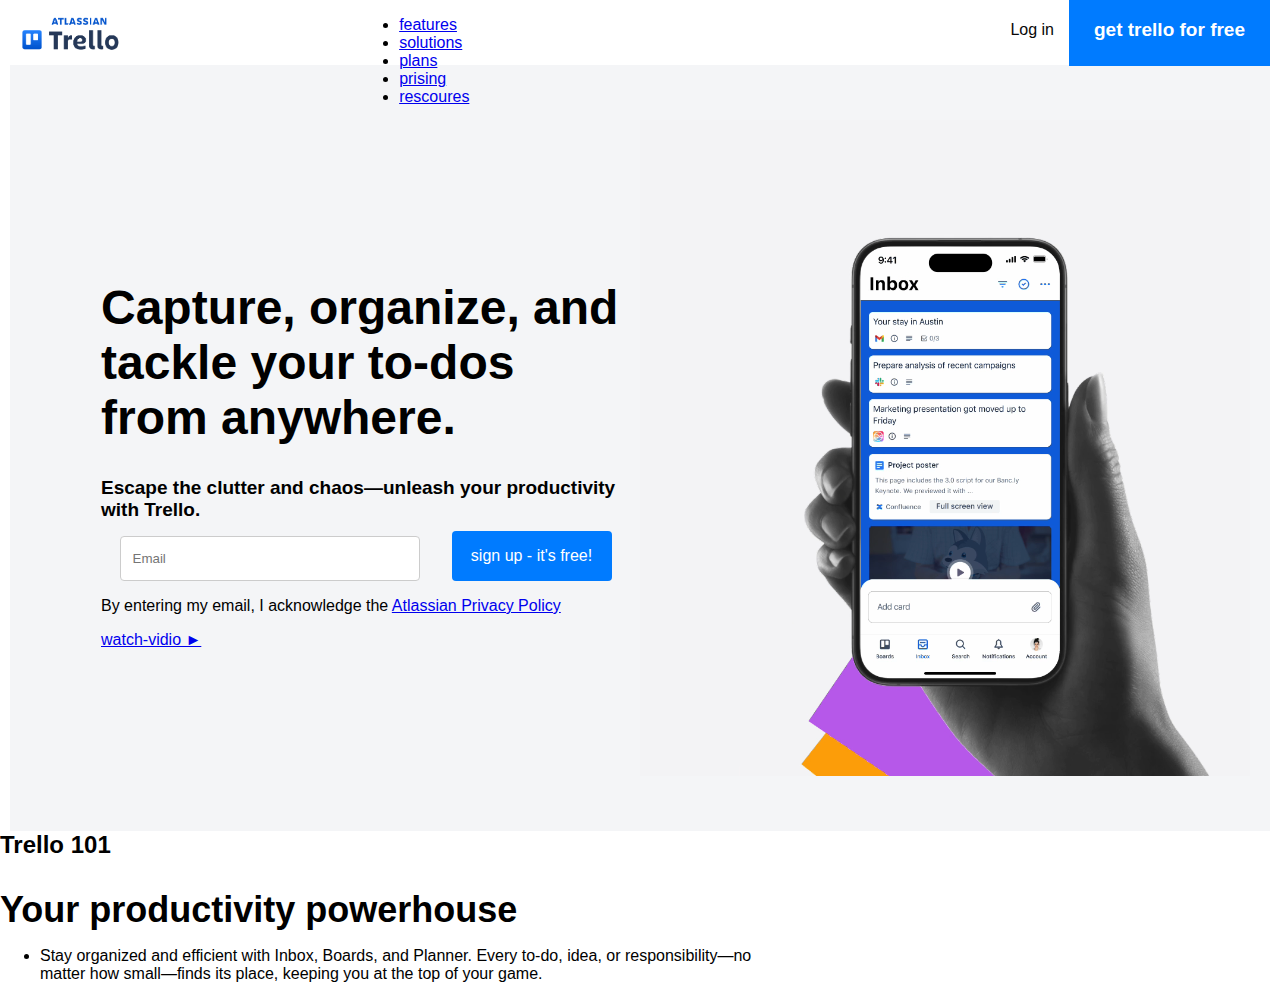
<file: index.html>
<!DOCTYPE html>
<html lang="en">
<head>
    <meta charset="UTF-8">
    <meta name="viewport" content="width=device-width, initial-scale=1.0">
    <title>Document</title>
    <link rel="stylesheet" href="style.css">
</head>
<body>
  <header>
    <nav class="nav-container">
      <div class="left-nav">
        <img src="assets/trello-logo-2023-removebg-preview_(1).png" alt="Logo">
      </div>
      <div class="mid-nav">
        <ul>
          <li><a href="#">features</a></li>
          <li><a href="#">solutions</a></li>
          <li><a href="#">plans</a></li>
          <li><a href="#">prising</a></li>
          <li><a href="#">rescoures</a></li>
        </ul>
      </div>
        
      <div class="right-nav">
        <a href="#" class="login">Log in</a>
        <a href="#" class="btn-primary">get trello for free</a>
      </div>
    </nav>
  <div class="container">
    <!-- kolom kiri -->
      <div class="left">
        <div class="content-left">
          <h1 class="head-page-1"> Capture, organize, and
            
            tackle your to-dos from 
            anywhere.
          </h1>
          <p class="subtitle">
            Escape the clutter and chaos—unleash your productivity 
            with Trello.
          </p>
          <div class="form-group">
            <input type="email" placeholder="Email">
            <button>sign up - it's free!</button>
          </div>
          
          <p class="policy">
            By entering my email, I acknowledge the
            <a href="#">Atlassian Privacy Policy</a>
          </p>
          
          <div class="watch-vidio">
            <a href="#">watch-vidio ►</a>
          </div>
        </div>
      </div>
     
     <!-- kolom kanan -->
      <div class="right">
       <video src="assets/Trello background navbar.mp4"></video>
      </div>
  </div>
    
  <div class="lobby">
    <div class="title">
      <h2>Trello 101</h2>
      <h1>Your productivity powerhouse</h1>
      <ul>
        <li>Stay organized and efficient with Inbox, Boards, and Planner. Every to-do, idea, or responsibility—no matter how small—finds its place, keeping you at the top of your game. </li>
      </ul>
    </div>
  </div>

  </header>
</body>
</html>
</file>
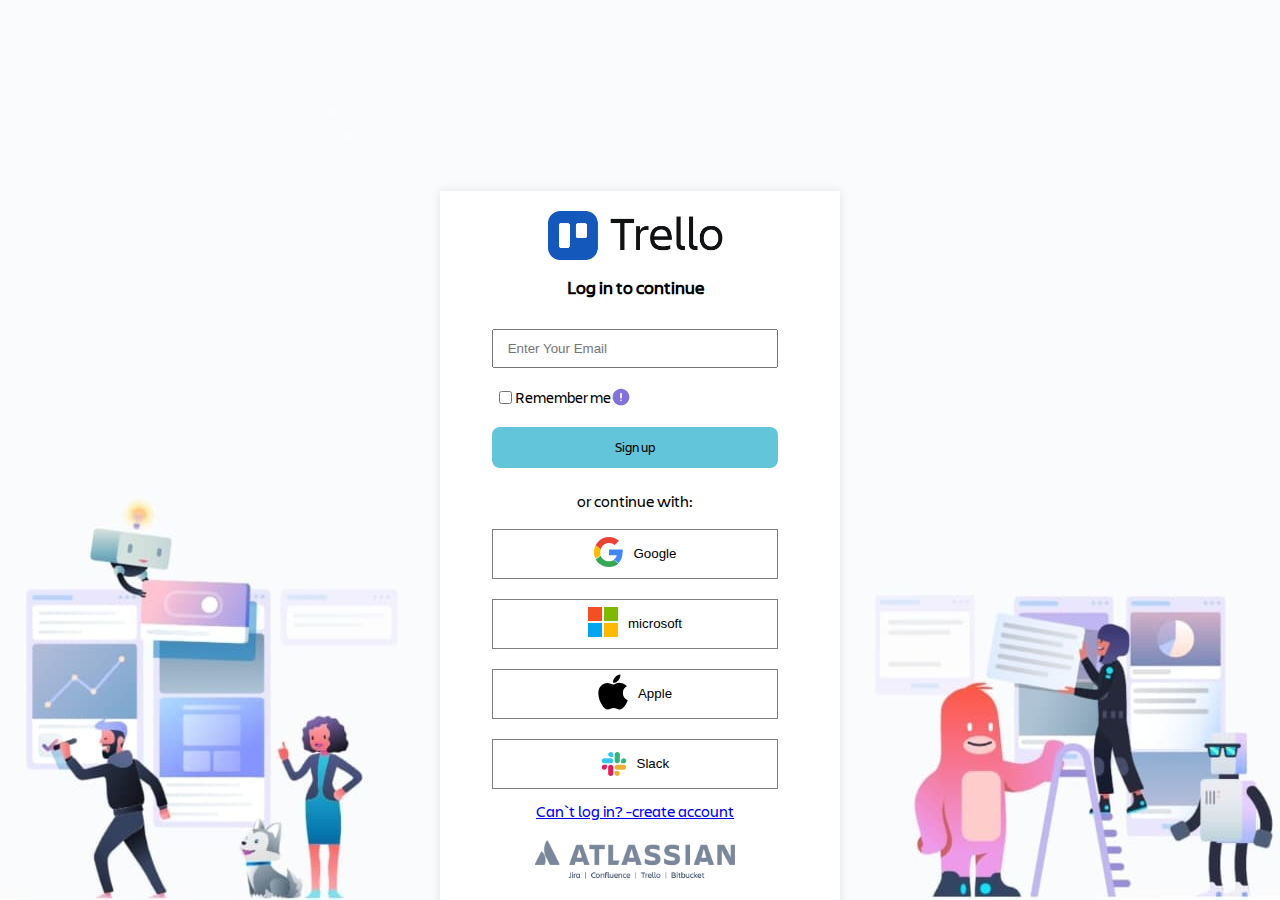
<file: sign-in.html>
<!DOCTYPE html>
<html lang="en">
  <head>
    <meta charset="UTF-8" />
    <meta name="viewport" content="width=device-width, initial-scale=1.0" />
    <title>Document</title>
    <link rel="stylesheet" href="sign-in.css" />
  </head>
  <body>
    <!-- background img  -->
    <div class="background">
      <div class="isi-login">
        <!-- logo -->
        <div class="login-atas">
          <img class="logo-atas" src="/asset/Trello_logo_light.png" />
          <div class="ayam">
            <h1>Log in to continue</h1>
          </div>
        </div>
        <div class="login-tengah">
          <input
            class="isi-email"
            type="email"
            placeholder=" Enter Your Email"
          />
          <div class="checkbox">
            <input type="checkbox">
            <p>Remember me</p> 
            <svg width="20px" height="20px" viewBox="0 0 24 24" fill="none" xmlns="http://www.w3.org/2000/svg"><g id="SVGRepo_bgCarrier" stroke-width="0"></g><g id="SVGRepo_tracerCarrier" stroke-linecap="round" stroke-linejoin="round"></g><g id="SVGRepo_iconCarrier"> <rect width="24" height="24" fill="white"></rect> <path fill-rule="evenodd" clip-rule="evenodd" d="M2 12C2 6.47715 6.47715 2 12 2C17.5228 2 22 6.47715 22 12C22 17.5228 17.5228 22 12 22C6.47715 22 2 17.5228 2 12ZM11 13C11 13.5523 11.4477 14 12 14C12.5523 14 13 13.5523 13 13V8C13 7.44772 12.5523 7 12 7C11.4477 7 11 7.44772 11 8V13ZM13 15.9888C13 15.4365 12.5523 14.9888 12 14.9888C11.4477 14.9888 11 15.4365 11 15.9888V16C11 16.5523 11.4477 17 12 17C12.5523 17 13 16.5523 13 16V15.9888Z" fill="#8270db"></path> </g></svg>
          </div>
          <button class="button1">Sign up</button>
        </div>
        <div class="login-bawah">
          <p class="kk">or continue with:</p>
          <div class="button2-login">
            <button>
              <!-- svg google -->
              <div>
                <svg
                  xmlns="http://www.w3.org/2000/svg"
                  width="30"
                  height="48"
                  viewBox="0 0 48 48"
                >
                  <path
                    fill="#EA4335"
                    d="M24 9.5c3.54 0 6.7 1.23 9.2 3.25l6.85-6.85C35.55 2.55 30.14 0 24 0 14.64 0 6.6 5.48 2.7 13.44l8.02 6.23C12.6 13.3 17.88 9.5 24 9.5z"
                  />
                  <path
                    fill="#4285F4"
                    d="M46.1 24.5c0-1.6-.14-3.13-.4-4.6H24v9.1h12.45c-.54 2.9-2.2 5.36-4.7 7.03l7.3 5.66c4.26-3.93 6.65-9.72 6.65-17.19z"
                  />
                  <path
                    fill="#FBBC05"
                    d="M10.72 28.67a14.5 14.5 0 0 1 0-9.34l-8.02-6.23a24 24 0 0 0 0 21.8l8.02-6.23z"
                  />
                  <path
                    fill="#34A853"
                    d="M24 48c6.14 0 11.3-2.03 15.07-5.52l-7.3-5.66c-2.02 1.36-4.6 2.15-7.77 2.15-6.12 0-11.4-3.8-13.28-9.17l-8.02 6.23C6.6 42.52 14.64 48 24 48z"
                  />
                </svg>
              </div>
              <p class="gg">Google</p>
            </button>
            <!-- svg microsoft -->
            <button>
              <div>
                <svg
                  xmlns="http://www.w3.org/2000/svg"
                  width="30"
                  height="120"
                  viewBox="0 0 512 512"
                >
                  <rect x="0" y="0" width="240" height="240" fill="#F25022" />
                  <rect x="272" y="0" width="240" height="240" fill="#7FBA00" />
                  <rect x="0" y="272" width="240" height="240" fill="#00A4EF" />
                  <rect
                    x="272"
                    y="272"
                    width="240"
                    height="240"
                    fill="#FFB900"
                  />
                </svg>
              </div>
              <p class="pp">microsoft</p>
            </button>
            <button>
              <!-- svg apple -->
              <div>
                <svg
                  xmlns="http://www.w3.org/2000/svg"
                  width="30"
                  height="64"
                  viewBox="0 0 384 512"
                >
                  <path
                    fill="black"
                    d="M318.7 268.7c-.2-36.7 16.4-64.4 50-84.8-18.8-26.9-47.2-41.7-84.7-44.6-35.5-2.8-74.3 20.7-88.5 20.7-15 0-49.4-19.7-76.4-19.7C63.3 141.2 4 184.8 4 273.5q0 39.3 14.4 81.2c12.8 36.7 59 126.7 107.2 125.2 25.2-.6 43-17.9 75.8-17.9 31.8 0 48.3 17.9 76.4 17.9 48.6-.7 90.4-82.5 102.6-119.3-65.2-30.7-61.7-90-61.7-91.9zm-56.6-164.2c27.3-32.4 24.8-61.9 24-72.5-24.1 1.4-52 16.4-67.9 34.9-17.5 19.8-27.8 44.3-25.6 71.9 26.1 2 49.9-11.4 69.5-34.3z"
                  />
                </svg>
              </div>
              <p class="mm">Apple</p>
            </button>
            <button>
              <img src="asset/slack-logo.5d730c10.svg" alt-="" />
              <p>Slack</p>
            </button>
          </div>
        </div>
        <a class="login-bawah" href="sign-up.html"
          >Can`t log in? -create account</a
        >
        <div class="footer">
          <img
            src="/asset/atlassian-strapline-onecolor-neutral 2x.png"
            alt=""
          />
          <p>One account for Trello, Jira, Confluence and <a>more</a></p>
          <p>
            This site is protected by reCAPTCHA and the Google<a>policy</a>
            <a>Terms of Service</a> apply.
          </p>
        </div>
      </div>
    </div>
  </body>
</html>
</file>
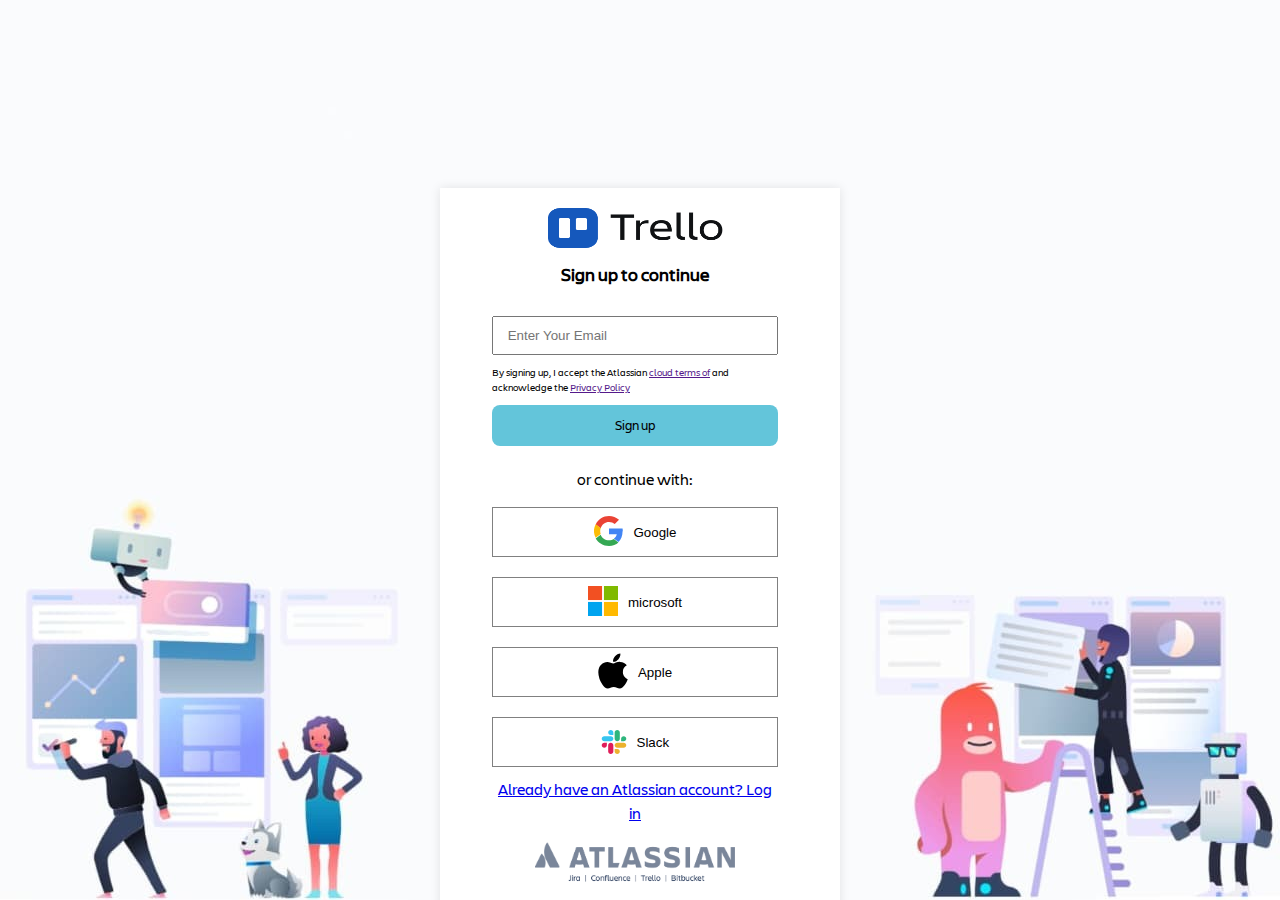
<file: sign-up.html>
<!DOCTYPE html>
<html lang="en">
<head>
    <meta charset="UTF-8" />
    <meta name="viewport" content="width=device-width, initial-scale=1.0" />
    <title>Document</title>
    <link rel="stylesheet" href="sign-up.css" />
</head>
<body>
    <!-- background img -->
    <div class="background">
    <div class="isi-login">
        <!-- logo -->
        <div class="login-atas">
        <img class="logo-atas" src="assets/Trello_logo_light.png" />
        <div class="ayam">
            <h1>Sign up to continue</h1>
        </div>
        </div>
        <div class="login-tengah">
        <input
            class="isi-email"
            type="email"
            placeholder=" Enter Your Email"
        />
        <p>
            By signing up, I accept the Atlassian
            <a href="">cloud terms of</a> and acknowledge the
            <a href="">Privacy Policy</a>
        </p>
        <button class="button1">Sign up</button>
        </div>
        <div class="login-bawah">
        <p class="kk">or continue with:</p>
        <div class="button2-login">
            <button>
            <!-- svg google -->
            <div>
                <svg
                xmlns="http://www.w3.org/2000/svg"
                width="30"
                height="48"
                viewBox="0 0 48 48"
                >
                <path
                    fill="#EA4335"
                    d="M24 9.5c3.54 0 6.7 1.23 9.2 3.25l6.85-6.85C35.55 2.55 30.14 0 24 0 14.64 0 6.6 5.48 2.7 13.44l8.02 6.23C12.6 13.3 17.88 9.5 24 9.5z"
                />
                <path
                    fill="#4285F4"
                    d="M46.1 24.5c0-1.6-.14-3.13-.4-4.6H24v9.1h12.45c-.54 2.9-2.2 5.36-4.7 7.03l7.3 5.66c4.26-3.93 6.65-9.72 6.65-17.19z"
                />
                <path
                    fill="#FBBC05"
                    d="M10.72 28.67a14.5 14.5 0 0 1 0-9.34l-8.02-6.23a24 24 0 0 0 0 21.8l8.02-6.23z"
                />
                <path
                    fill="#34A853"
                    d="M24 48c6.14 0 11.3-2.03 15.07-5.52l-7.3-5.66c-2.02 1.36-4.6 2.15-7.77 2.15-6.12 0-11.4-3.8-13.28-9.17l-8.02 6.23C6.6 42.52 14.64 48 24 48z"
                />
                </svg>
            </div>
            <p class="gg">Google</p>
            </button>
            <!-- svg microsoft -->
            <button>
            <div>
                <svg
                xmlns="http://www.w3.org/2000/svg"
                width="30"
                height="120"
                viewBox="0 0 512 512"
                >
                <rect x="0" y="0" width="240" height="240" fill="#F25022" />
                <rect x="272" y="0" width="240" height="240" fill="#7FBA00" />
                <rect x="0" y="272" width="240" height="240" fill="#00A4EF" />
                <rect
                    x="272"
                    y="272"
                    width="240"
                    height="240"
                    fill="#FFB900"
                />
                </svg>
            </div>
            <p class="pp">microsoft</p>
            </button>
            <button>
            <!-- svg apple -->
            <div>
                <svg
                xmlns="http://www.w3.org/2000/svg"
                width="30"
                height="64"
                viewBox="0 0 384 512"
                >
                <path
                    fill="black"
                    d="M318.7 268.7c-.2-36.7 16.4-64.4 50-84.8-18.8-26.9-47.2-41.7-84.7-44.6-35.5-2.8-74.3 20.7-88.5 20.7-15 0-49.4-19.7-76.4-19.7C63.3 141.2 4 184.8 4 273.5q0 39.3 14.4 81.2c12.8 36.7 59 126.7 107.2 125.2 25.2-.6 43-17.9 75.8-17.9 31.8 0 48.3 17.9 76.4 17.9 48.6-.7 90.4-82.5 102.6-119.3-65.2-30.7-61.7-90-61.7-91.9zm-56.6-164.2c27.3-32.4 24.8-61.9 24-72.5-24.1 1.4-52 16.4-67.9 34.9-17.5 19.8-27.8 44.3-25.6 71.9 26.1 2 49.9-11.4 69.5-34.3z"
                />
                </svg>
            </div>
            <p class="mm">Apple</p>
            </button>
            <button>
            <img src="/assets/slack-logo.5d730c10.svg" alt-="" />
            <p>Slack</p>
            </button>
        </div>
        </div>
        <a class="login-bawah" href="sign-in.html"
        >Already have an Atlassian account? Log in</a
        >
        <div class="footer">
        <img
            src="/asset/atlassian-strapline-onecolor-neutral 2x.png"
            alt=""
        />
        <p>One account for Trello, Jira, Confluence and <a>more</a></p>
        <p>
            This site is protected by reCAPTCHA and the Google<a>policy</a>
            <a>Terms of Service</a> apply.
        </p>
        </div>
    </div>
    </div>
</body>
</html>
</file>
<file: style.css>
body {
  font-family: sans-serif;
  background-color: white;
  margin: auto; /* Sesuaikan nilai 20px sesuai kebutuhan Anda */
  box-sizing: border-box; /* Ini penting untuk memastikan margin tidak menambah ukuran elemen secara keseluruhan */
  padding: 0;
  overflow-x: hidden; /* Mencegah scroll horizontal */
  height: 100%;
}
/* navbar*/

.hamburger {
  display: none;
  flex-direction: column;
  cursor: pointer;
}

.hamburger span {
  height: 3px;
  width: 20px;
  background: black;
  margin: 4px 0;
  border-radius: 2px;
}

.nav-bg {
  position: sticky;
  top: 0;
  left: 0;
  width: 100%;
  z-index: 100;
  background: white;
  box-shadow: 0 2px 4px rgba(0, 0, 0, 0.1);
}

.nav-container {
  display: grid;
  grid-template-columns: auto 1fr 1fr;
  grid-template-rows: 1fr;
  gap: 0px;
  margin: 0 auto;
  align-self: start;
  width: 100%;
  max-width: 1260px; /* atur sesuai kebutuhan */
  height: 65px;
  background: transparent; /* biar transparan, background di .nav-bg */
}

.left-nav {
  padding: 4px;
  height: 60px;
  view-box: 0 0 312 105;
  align-items: center;
  display: flex;
  justify-content: center;
}

.left-nav img {
  width: 111px;
  height: auto;
}

.mid-nav {
  display: flex;
  align-items: center;
  justify-content: center;
  gap: 10px;
  line-text: center;
}

.mid-nav button {
  background: none;
  border: none;
  color: rgb(30, 26, 26);
  font-size: 16px;
  cursor: pointer;
  padding: 0px;
  /* margin-right: 20px; */
}

.mid-nav button:hover {
  color: #0065ff;
}

.mid-nav-isi {
  gap: 20px;
  display: flex;
  justify-content: space-between;
}

.right-nav {
  display: flex;
  align-items: center;
  justify-content: end;
  width: 100%;
  gap: 15px; /* jarak antara login dan tombol */
  height: 60px;
}

.right-nav .login {
  color: rgba(7, 7, 7, 1);
  text-decoration: none;
  font-size: 16px;
}

.nav-btn {
  border: none;
  background: none;
  padding: 0;
  cursor: pointer;
  height: 100%;
}

.login1 {
  text-decoration: none;
  color: #00207b;
}

.down-arrow {
  width: 12px;
  height: auto;
  margin-left: 8px;
  vertical-align: middle;
}

.right-nav button {
  border: none;
  background: none;
  padding: 0;
  cursor: pointer;
  height: 60px;
}

.right-nav .btn-primary {
  background-color: #007bff; /* biru ala Trello */
  color: white;
  padding: 25px 25px;
  text-decoration: none;
  font-weight: bold;
  font-size: 19px;
  transition: 0.3 ease;
  cursor: pointer;
}

.right-nav .btn-primary:hover {
  background: #0056b3;
}

.menu-dropdown {
  display: none;
  position: absolute;
  top: 65px;
  right: 0;
  left: 0;
  background: white;
  z-index: 100;
  flex-direction: column;
  gap: 10px;
  width: 100vw;
  box-sizing: border-box;
}
.menu-dropdown a {
  display: block;
  color: #132751;
  text-decoration: none;
  padding: 10px 0;
  padding-left: 10px;
  font-size: 16px;
  border-bottom: 1px solid #eee;
  width: 100%;
}

.menu-dropdown a:last-child {
  border-bottom: none;
}

.nav-900-bawah {
  width: 90vw;
  padding-left: 20px;
}

.menu-dropdown .login2 {
  background: #ffffffff;
  border: 1px #26598fff;
  color: black;
  padding: 10px;
  display: block;
  margin-top: 10px;
  text-align: center;
  width: 100%;
  margin-bottom: 5px;
}

.menu-dropdown .btn-primary {
  background: #007bff;
  color: white;
  padding: 10px;
  display: block;
  margin-top: 10px;
  text-align: center;
  width: 100%;
}

.menu-dropdown.active {
  display: flex;
}

/* hero section */
/* kolom kiri */

.container-hs-bg {
  width: 100%;
  z-index: 100;
  background-color: rgb(244, 245, 247);
}

.container {
  display: grid;
  grid-template-columns: repeat(2, 1fr);
  grid-template-rows: repeat(1, 1fr);
  gap: 0px;
  margin: 0 auto;
  box-sizing: border-box;
  width: 100%;
  max-width: 1260px;
  padding: 20px;
  background-color: rgb(244, 245, 247);
}

.content-left {
  padding: 10px;
  margin-top: 25%;
  margin-left: 10%;
  margin-bottom: 25%;
}

.subtitle {
  font-size: 19px;
  margin-bottom: 10px;
  font-weight: bold;
}

.form-group {
  margin-bottom: 15px;
  display: flex;
  justify-content: center;
  gap: 2rem;
}

.form-group input {
  width: 300px;
  padding: 12px;
  margin-top: 5px;
  border: 1px solid #ccc;
  border-radius: 4px;
  box-sizing: border-box;
}

.form-group button {
  width: 160px;
  height: 50px;
  background-color: #007bff;
  color: white;
  padding: 14px;
  border: none;
  border-radius: 4px;
  cursor: pointer;
  font-size: 16px;
}

.form-group a {
  text-decoration: none;
  color: white;
}

.form-group button:hover {
  background-color: #02468fff;
}

.right video {
  width: 100%;
  height: 100%;
}

.head-page-1 {
  font-size: 48px;
}

/* content 1 */

.content-1 {
  margin: 0 auto;
  box-sizing: border-box;
  width: 100%;
  max-width: 1260px;
  margin-bottom: 10px;
}

.isi-1 {
  display: grid;
  grid-template-columns: max-content 1fr 1fr;
  grid-template-rows: repeat(1, 1fr);
  gap: 0px;
  padding: 30px;
  margin-left: 50px;
}

.lobby h4 {
  font-size: 24px;
  margin-top: 0px;
  margin-bottom: 20px;
}

.lobby h1 {
  font-size: 36px;
  margin-top: 0px;
  margin-bottom: 10px;
}

.head-page-1 {
  font-size: 48px;
}

.lobby {
  width: 60%;
  padding-right: 50px;
  display: grid;
  grid-template-columns: 1fr;
  grid-template-rows: auto;
}

.lobby h4 {
  font-size: 16px;
  margin-top: 0px;
  margin-bottom: 20px;
  font-weight: bold;
}

.lobby p {
  font-size: 20px;
  line-height: 1.6;
  margin-bottom: 20px;
  margin-top: 0px;
  width: 65%;
}

.lobby h2 {
  padding-bottom: 20px;
  margin-top: 0px;
  margin-bottom: 10px;
}

.isi-2 {
  display: grid;
  grid-template-columns: repeat(3, 1fr);
  grid-template-rows: repeat(1, 1fr);
  margin-left: 50px;
}

.isi-2-dalem {
  display: grid;
  grid-template-columns: repeat(1, 1fr);
  grid-template-rows: repeat(3, 1fr);
  padding: 10px;
  width: 300px;
  gap: 20px;
  text-align: center;
}

.isi-kanan {
  grid-column: span 2 / span 2;
}

.card-1 {
  width: 300px;
  height: 136px;
  background-color: white;
  border-radius: 8px;
  box-shadow: 0 4px 8px rgba(0, 0, 0, 0.1);
  margin-bottom: 20px;
  padding: 10px;
}

.card-1-button {
  background-color: white;
  border: 0px;
  width: 500px;
  gap: 10px;
  height: 136px;
}

.card-1 h3 {
  margin-top: 0;
  margin-bottom: 10px;
  font-size: 20px;
  display: flex;
  justify-content: start;
}

.card-1 p {
  font-size: 16px;
  margin: 0;
  text-align: start;
}

.card-2 {
  width: 300px;
  height: 136px;
  background-color: white;
  border-radius: 8px;
  box-shadow: 0 4px 8px rgba(0, 0, 0, 0.1);
  margin-bottom: 20px;
  padding: 10px;
}

.card-2-button {
  background-color: white;
  border: 0px;
  width: 500px;
  gap: 10px;
  height: 136px;
}

.card-2 h3 {
  margin-top: 0;
  margin-bottom: 10px;
  font-size: 20px;
  display: flex;
  justify-content: start;
}

.card-2 p {
  font-size: 16px;
  margin: 0;
  text-align: start;
}

.card-3 {
  width: 300px;
  height: 136px;
  background-color: white;
  border-radius: 8px;
  box-shadow: 0 4px 8px rgba(0, 0, 0, 0.1);
  margin-bottom: 20px;
  padding: 10px;
}

.card-3-button {
  background-color: white;
  border: 0px;
  width: 500px;
  gap: 10px;
  height: 136px;
}

.card-3 h3 {
  margin-top: 0;
  margin-bottom: 10px;
  font-size: 20px;
  display: flex;
  justify-content: start;
}

.card-3 p {
  font-size: 16px;
  margin: 0;
  text-align: start;
}

.isi-kanan {
  margin: 0 auto;
  box-sizing: border-box;
  width: 100%;
  max-width: 1260px;
}

.card-4 {
  border-radius: 8px;
  margin-bottom: 20px;
}

.button-content-1 {
  width: 726px;
  padding-left: 700px;
  margin-bottom: 10px;
}

.card-4-button {
  background-color: gray;
  border-radius: 100%;
  width: 10px;
  height: 10px;
  border: none;
  margin: 0 auto;
}
.img- {
  width: 90%;
  height: 100%;
  overflow: hidden;
}

.img- img {
  width: 100%;
  height: 100%;
}

/* content-2 */

.content-2-bg {
  width: 100%;
  z-index: 100;
  background-color: rgb(38, 122, 240);
}

.Content {
  background-color: rgb(38, 122, 240);
  margin: 0 auto;
  box-sizing: border-box;
  width: 100%;
  max-width: 1260px;
}

.content-atas {
  display: flex;
  justify-content: center;
}

.content-atas-1 {
  display: flex;
  justify-content: center;
  flex-direction: column;
  width: 66%;
  text-align: center;
}

.Judul {
  display: flex;
  justify-content: center;
  font-size: 36px;
  font-weight: bold;
  color: white;
}

.Sub-judul {
  display: flex;
  justify-content: center;
  margin: 20px;
}

.Sub-judul p {
  font-size: 20px;
  font-weight: bold;
  color: white;
}

.Content-2 {
  display: grid;
  grid-template-columns: repeat(1, 1fr);
  grid-template-rows: repeat(2, 1fr);
  gap: 8px;
  height: 600px;
  margin-bottom: -60px;
  background-color: rgb(38, 122, 240);
}

.JUDUL1 {
  display: flex;
  background-color: white;
  width: 1000px;
  height: 300px;
  gap: 20px;
  margin-left: 100px;
  margin-right: 100px;
  padding: 20px;
  box-shadow: rgba(9, 30, 66, 0.15) 0px 0.5rem 1rem 0px;
  text-align: left;
}

.info-1 {
  display: flex;
  gap: 8px;
  align-items: center;
}

.info-1 img {
  width: 50px;
  height: 50px;
  padding-top: 30px;
}

.Gambar-1 img {
  width: 500px;
  padding-top: 40px;
}

.JUDUL1 h2 {
  padding-top: 40px;
}

.JUDUL1 p {
  width: 400px;
  padding-left: 30px;
}

.JUDUL-2 {
  display: flex;
  flex-direction: row-reverse;
  background-color: white;
  width: 1000px;
  height: 300px;
  gap: 20px;
  margin-left: 100px;
  margin-right: 100px;
  padding: 20px;
  box-shadow: rgba(9, 30, 66, 0.15) 0px 0.5rem 1rem 0px;
  text-align: left;
}

.info-2 {
  display: flex;
  gap: 8px;
  align-items: center;
  margin-left: 70px;
}

.JUDUL-2 p {
  width: 400px;
  padding-left: 70px;
}

.Gambar-2 img {
  padding-top: 50px;
  width: 500px;
}

/* pembatas antar 2 dan 3 */

.pembatas1 {
  height: 3rem;
}

/* content 3 */

.konten-3 {
  margin: 10px;
}
.konten-3-text {
  padding: 16px;
  margin: 0 auto;
  box-sizing: border-box;
  width: 100%;
  max-width: 1260px;
}

.headtext p {
  font-size: 16px;
  font-family: "Charlie-text";
  font-weight: 900;
}

.headtext h2 {
  font-size: 36px;
  padding: 0px 0px 16px;
  margin: 0px 0px 8px;
  font-family: "Charlie-display";
}

.konten-3-text p {
  font-size: 20px;
  font-family: "Charlie-text";
}

.triple-konten-3 {
  display: grid;
  grid-template-columns: repeat(3, 1fr);
  grid-template-rows: 1fr;
  grid-column-gap: 0px;
  grid-row-gap: 0px;
  background-color: #ffffff;
  margin: 0 auto;
  box-sizing: border-box;
  width: 100%;
  max-width: 1260px;
  padding: 50px;
}

.integrations {
  padding: 1.5rem;
  height: 350px;
  width: 200px;
  background-color: rgb(250, 251, 252);
  color: rgb(9, 30, 66);
  border-radius: 1px;
  display: flex !important;
  flex-direction: column;
  align-items: center;
  justify-content: center;
  text-align: center;
}
.integrations h3 {
  margin: 16px 16px;
  font-family: "Charlie-display";
}

.integrations p {
  width: 210px;
  font-family: "Charlie-text";
}

.Browse-button {
  padding: 12px;
  border-radius: 10px;
  background-color: #ffffff;
  border: #30a5c9;
  border-style: groove;
  font-family: "charlie-text";
}

.Browse-button:hover {
  background-color: rgb(167, 170, 217);
}

.automation {
  padding: 1.5rem;
  height: 350px;
  width: 200px;
  background-color: rgb(250, 251, 252);
  color: rgb(9, 30, 66);
  border-radius: 1px;
  display: flex !important;
  flex-direction: column;
  align-items: center;
  justify-content: center;
  text-align: center;
}

.automation h3 {
  margin: 16px 16px;
  font-family: "charlie-display";
}

.automation p {
  width: 180px;
  font-family: "Charlie-text";
}

.Automation-button {
  padding: 12px;
  border-radius: 10px;
  background-color: #ffffff;
  border: #30a5c9;
  border-style: groove;
  font-family: "charlie-text";
}

.Automation-button:hover {
  background-color: rgb(167, 170, 217);
}

.card-mirroring {
  padding: 1.5rem;
  height: 350px;
  width: 200px;
  background-color: rgb(250, 251, 252);
  color: rgb(9, 30, 66);
  border-radius: 1px;
  display: flex !important;
  flex-direction: column;
  align-items: center;
  justify-content: center;
  text-align: center;
}

/* .card-mirroring img {
  display: block;
  margin: 0 auto;
} */

.card-mirroring h3 {
  margin: 16px 16px;
  font-family: "charlie-display";
}

.card-mirroring p {
  width: 180px;
  font-family: "charlie-text";
}

.Compare-button {
  padding: 12px;
  border-radius: 10px;
  background-color: #ffffff;
  border: #30a5c9;
  border-style: groove;
  font-family: "charlie-text";
}

.Compare-button:hover {
  background-color: rgb(167, 170, 217);
}

/* content 4 */

.container2 {
  position: relative;
  box-shadow: rgba(9, 30, 66, 0.31) 0px 0px 1px;
  border-radius: 8px;
  display: flex !important;
  flex-direction: column;
  align-items: center;
  justify-content: center;
  text-align: center;
  margin: 0 auto;
  box-sizing: border-box;
  width: 100%;
  max-width: 1260px;
}

/* Navigation / Pagination on top right */
.pagination {
  position: absolute;
  top: -48px;
  right: 0;
  display: flex;
  align-items: center;
  gap: 16px;
  font-size: 0;
}

.pagination-bar {
  width: 36px;
  height: 6px;
  background-color: #7c8a9d; /* muted blue-grey */
  border-radius: 3px;
  display: inline-block;
}

.pagination-dot {
  width: 8px;
  height: 8px;
  background-color: #0f172a; /* navy */
  border-radius: 50%;
  display: inline-block;
  margin-left: 6px;
}

.pagination-arrow {
  width: 34px;
  height: 34px;
  background: #f9fafb;
  border-radius: 50%;
  border: none;
  display: flex;
  justify-content: center;
  align-items: center;
  color: #7c8a9d;
  font-size: 20px;
  cursor: pointer;
  transition: background-color 0.3s ease;
}
.pagination-arrow:hover {
  background-color: #e0e7ff;
  color: #374151;
}

.card {
  display: flex;
  background: #fff;
  border-radius: 8px;
  box-shadow: 0 2px 8px rgb(0 0 0 / 0.05);
  overflow: hidden;
  min-height: 320px;
}

.card-text {
  flex: 2;
  padding: 40px 48px 40px 48px;
  display: flex;
  flex-direction: column;
  justify-content: center;
  font-weight: 400;
  font-size: 18px;
  line-height: 1.5;
  color: #0f172a;
  position: relative;
}

.card-text strong {
  font-weight: 700;
  font-style: normal;
  color: #0f172a;
}

.separator {
  border-bottom: 1px solid #1e293b;
  width: 80px;
  margin: 32px 0 16px 0;
  opacity: 0.3;
}

.author {
  font-size: 14px;
  color: #1e293b;
  margin-bottom: 4px;
  font-weight: 500;
}

.author-role {
  font-size: 14px;
  color: #334155;
  margin-bottom: 20px;
}

.logo-womenwho {
  display: block;
  width: 120px;
  margin-bottom: auto;
}

.logo-womenwho svg {
  width: 120px;
  height: auto;
  fill: #0f172a;
}

.read-story {
  font-size: 16px;
  color: #1e40af;
  text-decoration: underline;
  margin-left: auto;
  align-self: flex-end;
  cursor: pointer;
  transition: color 0.3s ease;
  font-family: "trello";
}

.read-story:hover {
  color: #3b82f6;
  /* font-size: 100px; */
  font-family: "trello";
}

.card-highlight {
  flex: 1;
  background-color: #0f40ad;
  color: white;
  padding: 40px 32px;
  font-weight: 700;
  font-size: 24px;
  line-height: 1.3;
  display: flex;
  flex-direction: column;
  justify-content: center;
  border-top-right-radius: 8px;
  border-bottom-right-radius: 8px;
  word-break: break-word;
  font-family: "trello";
}

.highlight-link {
  margin-top: 24px;
  font-weight: 400;
  font-size: 14px;
  color: #93c5fd;
  text-decoration: underline;
  cursor: pointer;
  align-self: flex-start;
  transition: color 0.3s ease;
}

.highlight-link:hover {
  color: #bfdbfe;
}

/* Comunity */
.comunity {
  display: flex;
  align-items: center;
  justify-content: center;
  font-family: "charlie";
  font-weight: 800;
  font-size: 20px;
  margin: 0 auto;
  box-sizing: border-box;
  width: 100%;
  max-width: 1260px;
}

.comunity p {
  margin: 50px 0px 24px;
  display: flex;
  align-items: center;
  justify-content: center;
}

/* last konten */
.background-Box {
  background-color: #f4f5f7;
}

.background-Box .box-isi {
  margin: 20px 16px;
  padding: 80px;
  display: flex;
  justify-content: center;
  align-items: center;
}

.background-Box .box-isi h2 {
  display: flex;
  justify-content: center;
  align-items: center;
  font-size: 36px;
  font-family: "charlie-text";
  margin: 0px 0px 8px;
}

.background-Box .box-isi .Search-Box {
  display: flex;
  justify-content: center;
  align-items: center;
  gap: 1rem;
}

.background-Box .box-isi .Search-Box .isi {
  width: 300px;
  height: auto;
  padding: 12px;
  margin-top: 5px;
  border: 1px solid #ccc;
  border-radius: 4px;
  box-sizing: border-box;
}

.background-Box .box-isi .Search-Box button {
  width: 160px;
  height: auto;
  background-color: #007bff;
  color: white;
  padding: 14px;
  border: none;
  border-radius: 4px;
  cursor: pointer;
  font-size: 16px;
}

.background-Box .box-isi .Search-Box button:hover {
  background-color: #0658af;
}

.background-Box .box-isi p {
  display: flex;
  justify-content: center;
  align-items: center;
  font-size: 16px;
  font-weight: 500;
  font-family: "charlie";
}

/* Comunity */
.comunity {
  display: flex;
  align-items: center;
  justify-content: center;
  font-family: "charlie";
  font-weight: 800;
  font-size: 20px;
  margin: 0 auto;
  box-sizing: border-box;
  width: 100%;
  max-width: 1260px;
}

.comunity p {
  margin: 50px 0px 24px;
  display: flex;
  align-items: center;
  justify-content: center;
}

/* last konten */
.background-Box {
  background-color: #f4f5f7;
}

.background-Box .box-isi {
  margin: 20px 16px;
  padding: 80px;
  display: flex;
  justify-content: center;
  align-items: center;
}

.background-Box .box-isi h2 {
  display: flex;
  justify-content: center;
  align-items: center;
  font-size: 36px;
  font-family: "charlie-text";
  margin: 0px 0px 8px;
}

.background-Box .box-isi .Search-Box {
  display: flex;
  justify-content: center;
  align-items: center;
  gap: 1rem;
}

.background-Box .box-isi .Search-Box .isi {
  width: 300px;
  height: auto;
  padding: 12px;
  margin-top: 5px;
  border: 1px solid #ccc;
  border-radius: 4px;
  box-sizing: border-box;
}

.background-Box .box-isi .Search-Box button {
  width: 160px;
  height: auto;
  background-color: #007bff;
  color: white;
  padding: 14px;
  border: none;
  border-radius: 4px;
  cursor: pointer;
  font-size: 16px;
}

.background-Box .box-isi .Search-Box button:hover {
  background-color: #0658af;
}

.background-Box .box-isi p {
  display: flex;
  justify-content: center;
  align-items: center;
  font-size: 14px;
  font-weight: 100;
  font-family: "charlie";
}

/* footer */

.responsif-content {
  width: 100%;
  height: 100%;
  z-index: 100;
  overflow: hidden;
  background-color: rgba(19, 39, 83, 1);
  align-items: space-between;
}

.pembatas {
  width: 100vw;
  max-width: 100vw;
  margin: auto;
  border: 1px solid #fff; /* warna garis, bisa diganti */
}
.footer {
  background-color: transparent;
  margin: 0 auto;
  box-sizing: border-box;
  width: 100%;
  max-width: 1260px;
}

.footer-atas {
  display: grid;
  grid-template-columns: repeat(5, 1fr);
  grid-template-rows: repeat(1, 1fr);
  gap: 8px;
}

.footer-kiri {
  display: flex;
  justify-content: center;
  align-text: left;
  width: auto;
  height: 88px;
  gap: 10px;
  padding-top: 5px;
  padding-left: 5px;
  padding-right: 5px;
}

.isi-footer-kiri {
  display: flex;
  justify-content: center;
  flex-direction: column;
}

.footer-image {
  width: 100px;
  height: auto;
}

.footer-login {
  background-color: #132751;
  border: 0px;
  display: flex;
  align-text: left;
  padding: 0px;
}

.span {
  color: white;
  text-decoration: none;
}

.footer-kanan {
  grid-column: span 4 / span 4;
}

.isi-kanan {
  padding: 10px;
}

.isi-kanan .footer-ul {
  list-style: none;
  display: flex;
  padding: 0px;
  margin: 0px;
}

.footer-li {
  padding: 10px;
}

.isi-kanan {
  text-decoration: none;
}

.footer-p {
  color: white;
  font-size: 0.75rem;
  margin: 6px;
  list-style: none;
}

.s-bawah {
  padding-left: 30px;
  padding-right: 30px;
}

.footer-bawah {
  display: grid;
  grid-template-columns: 0.5fr 1fr 0.8fr;
  grid-template-rows: 0.2fr;
  grid-column-gap: 10px;
  grid-row-gap: 0px;
}

.bawah-kiri {
  display: flex;
  align-items: center;
  width: 10vw;
  gap: 10px;
  padding: 10px;
}

.footer-img {
  width: 5vw;
  height: 5vh;
}

.selector {
  width: 15vw;
  border: 0px;
  background-color: transparent;
  color: white;
  height: 5vh;
}

.selector option {
  background-color: black;
}

.bawah-tengah {
  display: flex;
  padding: 16px;
  align-items: center;
}

.bawah {
  display: flex;
  gap: 10px;
  list-style: none;
  padding: 0px;
  margin: 0px;
  width: 100%;
  color: white;
  font-size: ;
}

.contact {
  padding: 16px;
}

.contact {
  display: grid;
  grid-template-columns: repeat(5, 1fr);
  grid-template-rows: 0.3fr;
  grid-column-gap: 5px;
  grid-row-gap: 0px;
}

.contact-us {
  display: flex;
  align-items: center;
}

/* responsif navbar */
@media (max-width: 900px) {
  .nav-container {
    display: grid;
    grid-template-columns: repeat(2, 1fr);
    grid-template-rows: 0.5fr;
    grid-column-gap: 50px;
    grid-row-gap: 0px;
    margin: 0 auto;
    align-self: start;
    width: 100%;
    max-width: 1260px;
    height: 65px;
    background: transparent;
  }
  .left-nav {
    display: flex;
    justify-content: start;
  }
  .mid-nav {
    display: none;
  }
  .right-nav {
    padding-top: 15px;
    padding-right: 15px;
  }
  .right-nav .login1 {
    display: none;
  }
  .nav-btn {
    display: none;
    flex-direction: column;
    position: absolute;
    top: 50px;
    left: 0;
    width: 100%;
    padding: 10px;
  }
  .hamburger {
    display: flex !important;
    margin-right: 10px;
  }
}
@media (min-width: 901px) {
  .menu-dropdown {
    display: none !important;
  }
}
/* ... responsif hero section ... */

@media (max-width: 900px) {
  .container {
    grid-template-columns: 1fr;
    grid-template-rows: auto auto;
    padding: 10px;
    gap: 20px;
  }
  .content-left {
    margin-top: 10%;
    margin-left: 0;
    margin-bottom: 10%;
    padding: 0;
  }
  .left {
    width: 100%;
    margin: 0;
    padding: 0;
    text-align: center;
    display: flex;
    justify-content: center;
  }
  .right {
    width: 100%;
    margin: 0;
    padding: 0;
  }
  .right video {
    width: 100%;
    height: auto;
  }
}

/* responsif content 1 */

@media (max-width: 900px) {
  .content-1 {
    display: grid;
    grid-template-columns: 1fr;
    grid-template-rows: auto auto;
  }
  .isi-1 {
    display: flex;
    justify-content: center;
    padding: 10px;
    margin-left: 0;
    gap: 20px;
  }
  .lobby {
    width: 100%;
    padding-right: 0;
  }
  .lobby p {
    width: 100%;
  }
  .isi-2 {
    display: flex;
    justify-content: center;
    flex-direction: column-reverse;
    margin-left: 0;
    padding: 0px;
    gap: 20px;
  }
  .isi-2-dalem {
    width: 100% !important;
    display: flex !important;
    justify-content: start;
  }
  .card-1 {
    width: 100% !important;
    height: 110px !important;
    width: 300px !important;
    margin: 10px !important;
    shadow-box: 0px white !important;
    border-radius: 0;
    padding: 10px !important;
  }
  .card-1 h3 {
    margin: 5px;
  }
  .card-1-button {
    padding-left: 10px;
    height: 140px !important;
    margin-left: 40px;
    background-color: rgb(0, 199, 229);
    border-radius: 0.3rem 0px 0px 0.3rem;
    width: 0.2rem;
  }

  .card-2-button,
  .card-3-button {
    display: none !important;
  }

  .card-2,
  .card-3 {
    display: none !important;
    background-color: transparent !important;
    margin: 0 !important;
    padding: 0 !important;
  }
  .card-4 {
    width: 900px !important;
    margin: 0;
    padding: 0;
    display: flex;
    justify-content: center;
    align-items: center;
  }

  .button-content-1 {
    width: 100%;
    padding-left: 665px;
  }

  .img- {
    width: !important;
  }
  .img- img {
    width: 80% !important;
    height: auto !important;
  }
}

/* Content 2 */
@media (max-width: 900px) {
  .Content {
    padding: 10px;
  }
  .Content-2 {
    grid-template-columns: 1fr;
    grid-template-rows: auto auto;
    height: auto;
    margin-bottom: 0;
    padding: 0;
  }
  .JUDUL1,
  .JUDUL-2 {
    flex-direction: column !important;
    width: 100% !important;
    height: auto !important;
    margin: 10px 0 !important;
    padding: 10px !important;
    box-sizing: border-box;
    align-items: flex-start;
  }
  .Gambar-1 img,
  .Gambar-2 img {
    width: 100% !important;
    max-width: 350px;
    padding-top: 10px !important;
    height: auto !important;
    margin: 0 auto;
    display: block;
  }
  .info-1 img {
    width: 40px !important;
    height: 40px !important;
    padding-top: 10px !important;
  }
  .info-2 {
    margin-left: 0 !important;
  }
  .JUDUL1 p,
  .JUDUL-2 p {
    width: 100% !important;
    padding-left: 0 !important;
  }
}

/* Content 3 */
@media (max-width: 900px) {
  .konten-3 {
    margin: 10px 0;
    padding: 0 10px;
  }
  .triple-konten-3 {
    display: grid;
    grid-template-columns: repeat(2, 1fr);
    grid-template-rows: repeat(2, 2fr);
    grid-column-gap: 0px;
    grid-row-gap: 10px;
  }
  .integrations,
  .automation,
  .card-mirroring {
    width: 100% !important;
    height: 350px;
    padding: 0 !important;
    box-sizing: border-box;
    margin: 0 auto !important;
  }
  .card-mirroring {
    grid-area: 2 / 1 / 3 / 3;
    justify-items: center;
  }

  .integrations img,
  .automation img,
  .card-mirroring img {
    width: 100px !important;
    height: auto !important;
    margin-bottom: 10px;
  }
}

/* content 4 */
@media (max-width: 900px) {
  .card {
    flex-direction: column;
    min-height: unset;
  }
  .card-text {
    padding: 32px 24px 32px 24px;
  }
  .card-highlight {
    padding: 24px;
    font-size: 20px;
    border-radius: 0 0 8px 8px;
    font-family: "trello";
    top: -56px;
    right: 50%;
    transform: translateX(50%);
  }
}

@media (max-width: 900px) {
  .comunity {
    width: 900px;
  }
  .comunity-isi img {
    width: 80vw;
    height: 10vh;
  }
}

@media (max-width: 900px) {
  /* footer atas */
  .footer-atas {
    display: flex;
    flex-direction: column;
    gap: 16px;
    padding-left: 30px;
    padding-right: 30px;
    justify-content: center;
  }
  .isi-footer-kiri {
    position: relative;
    flex-direction: row;
    align-items: center;
    justify-content: space-between;
    flex-wrap: nowrap;
    gap: 2rem;
    width: 100%;
    padding: 10px;
  }
  .isi-footer-kiri::after {
    content: "";
    position: absolute;
    left: 0;
    bottom: 0;
    width: 100%;
    max-width: 100vw;
    height: 0;
    border-bottom: 1px solid #fff;
  }
  /* .isi-kanan ul {
     width: 100%;
    z-index: 100; 
  } */
  .isi-kanan .footer-ul {
    display: grid;
    grid-template-columns: 1fr;
    grid-template-rows: repeat(4, 1fr);
    grid-column-gap: 0px;
    grid-row-gap: 10px;
    align-items: center;
    margin: 0 auto;
    box-sizing: border-box;
    width: 100%;
    max-width: 1260px;
  }
  .footer-li::after {
    content: "";
    display: block;
    width: 100%;
    max-width: 100vw;
    border-top: 1px solid #fff;
  }

  /* footer bawah */
  .footer-bawah {
    display: grid;
    grid-template-columns: 1fr;
    grid-template-rows: repeat(3, 1fr);
    grid-column-gap: 0px;
    grid-row-gap: 10px;
    width: 100%;
  }
  .bawah-kiri {
    display: flex;
    flex-direction: rows;
    align-items: flex-start;
    width: 150px;
    gap: 8px;
    padding: 10px 0;
    margin-top: 10px;
  }
  .bawah-kiri img {
    width: 40px;
    height: 40px;
  }
  .selector {
    width: 100%;
    height: 40px;
    font-size: 1rem;
  }
  .bawah {
    display: grid;
    grid-template-rows: repeat(3, 1fr);
    grid-column-gap: 0px;
    grid-row-gap: 10px;
  }
  .contact {
    gap: 1rem;
  }
}

/* font custom */

@font-face {
  font-family: "trello";
  src: url(/font/charlie-display-font-1757763501-0/charlie-display-3.ttf);
}

@font-face {
  font-family: "charlie";
  src: url(./fonts/charlie-display-font-1757553263-0/charlie-display.ttf);
}

@font-face {
  font-family: "charlie-2";
  src: url(./fonts/charlie-display-font-1757553263-0/charlie-display-2.ttf);
}

@font-face {
  font-family: "charlie-text";
  src: url(./fonts/charlie-display-font-1757553263-0/charlie-display-3.ttf);
}

@import url("https://fonts.googleapis.com/css2?family=Inter:wght@400;700&display=swap");
</file>
<file: sign-in.css>
body {
  overflow-x: hidden;
  overflow-y: hidden;
  margin: 0;
  padding: 0;
  /* width: 100vw;
  height: 100vh;
  margin-top: 0;
  z-index: 0;
  background-image: url("asset/bg-login-kiri.jpeg"),
    url("asset/bg-login-kanan.jpeg");
  background-position: left bottom, right bottom;
  background-repeat: no-repeat, no-repeat;
  background-color: #f4f4f4ff;
  display: flex;
  align-items: center;
  justify-content: center; */
}

.background {
  overflow-x: hidden;
  width: 100vw;
  height: 100vh;
  margin-top: 0;
  z-index: 0;
  background-image: url("asset/bg-login-kiri.jpeg"),
    url("asset/bg-login-kanan.jpeg");
  background-position: left bottom, right bottom;
  background-repeat: no-repeat, no-repeat;
  background-color: #fafbfd;
  display: flex;
  align-items: center;
  justify-content: center;
  flex-direction: column;
}

@font-face {
  font-family: "trello";
  src: url(/font/charlie-display-font-1757733941-0/charlie-display-light.ttf);
}

@font-face {
  font-family: "bebek";
  src: url(/font/charlie-display-font-1757733941-0/charlie-display-bold-1.ttf);
}

/* content-login */

.isi-login {
  background-color: white;
  box-shadow: rgba(0, 0, 0, 0.1) 0px 0px 10px;
  display: grid;
  grid-template-columns: 1fr;
  grid-template-rows: auto auto 1fr;
  grid-column-gap: 0px;
  box-sizing: border-box;
  width: 400px;
  padding: 20px;
  margin-top: 300px;
}
/* login atas */

.logo-atas {
  width: 50%;
  height: 40 %;
}

.ayam {
  font-family: "ayam";
  font-size: 9px;
  letter-spacing: normal;
}

.login-atas {
  background-color: white;
  display: flex;
  flex-direction: column;
  -webkit-box-align: center;
  align-items: center;
  text-align: center;
  margin-bottom: 16px;
  width: 350px;
}
/* login tengah */

.login-tengah {
  display: flex;
  flex-direction: column;
  margin: 0;
  width: 350px;
  height: 100%;
  padding-left: 32px;
  padding-right: 32px;
  background: #f4f4f4f;
  box-sizing: border-box;
  font-size: 10px;
  font-family: "ayam";
}

.isi-email {
  padding: 10px;
  border: 0.5 #63ade1ff solid;
}

.checkbox {
  display: flex;
  padding: 3px;
  font-size: 15px;
  align-items: center;
}

.button1 {
  background-color: #224d69ff;
  padding: 10px 15px;
  border: none;
  border-radius: 8px;
}

.button1:hover {
  background-color: #185c8aff;
}

/* login bawah */

.login-bawah {
  display: flex;
  flex-direction: column;
  width: 350px;
  height: 100%;
  padding-left: 32px;
  padding-right: 32px;
  background: rgb(255, 255, 255);
  box-sizing: border-box;
  font-family: "ayam";
  text-align: center;
}

.button2-login {
  display: grid;
  grid-template-columns: 1fr;
  grid-template-rows: repeat(4, 1fr);
  grid-column-gap: 0px;
  grid-row-gap: 20px;
}

.button2-login img {
  width: 2vw;
  height: 10vh;
  gap: 20px;
}

.button2-login button {
  display: flex;
  align-items: center;
  gap: 10px;
  height: 50px;
  border: 0.5px gray solid;
  justify-content: center;
  background-color: white;
}

.login-bawah {
  margin-top: 5px;
  margin-bottom: 5px;
  font-family: "ayam";
}

/* footer/bawah */

.footer {
  width: 350px;
  text-align: center;
  align-items: center;
}

.footer img {
  width: 200px;
  gap: 20px;
}

.button1 {
  background-color: #63c5da;
  font-family: "ayam";
}

@media (max-width: 500px) {
  background2 {
    margin-top: 0;
    overflow-y: hidden;
  }
  .isi-login {
    margin-top: 0px;
  }
}

@media (max-width: 900px) {
}

@font-face {
  font-family: "ayam";
  src: url(/font/charlie-display-3.ttf);
}
</file>
<file: sign-up.css>
body {
  overflow-x: hidden;
  overflow-y: hidden;
  margin: 0;
  padding: 0;
  /* width: 100vw;
  height: 100vh;
  margin-top: 0;
  z-index: 0;
  background-image: url("asset/bg-login-kiri.jpeg"),
    url("asset/bg-login-kanan.jpeg");
  background-position: left bottom, right bottom;
  background-repeat: no-repeat, no-repeat;
  background-color: #f4f4f4ff;
  display: flex;
  align-items: center;
  justify-content: center; */
}

.background {
  overflow-x: hidden;
  width: 100vw;
  height: 100vh;
  margin-top: 0;
  z-index: 0;
  background-image: url("asset/bg-login-kiri.jpeg"),
    url("asset/bg-login-kanan.jpeg");
  background-position: left bottom, right bottom;
  background-repeat: no-repeat, no-repeat;
  background-color: #fafbfd;
  display: flex;
  align-items: center;
  justify-content: center;
  flex-direction: column;
}

@font-face {
  font-family: "trello";
  src: url(/font/charlie-display-font-1757733941-0/charlie-display-light.ttf);
}

@font-face {
  font-family: "bebek";
  src: url(/font/charlie-display-font-1757733941-0/charlie-display-bold-1.ttf);
}

/* content-login */

.isi-login {
  background-color: white;
  box-shadow: rgba(0, 0, 0, 0.1) 0px 0px 10px;
  display: grid;
  grid-template-columns: 1fr;
  grid-template-rows: auto auto 1fr;
  grid-column-gap: 0px;
  box-sizing: border-box;
  width: 400px;
  padding: 20px;
  margin-top: 300px;
}
/* login atas */

.logo-atas {
  width: 50%;
  height: 40px;
}

.ayam {
  font-family: "ayam";
  font-size: 9px;
  letter-spacing: normal;
}

.login-atas {
  background-color: white;
  display: flex;
  flex-direction: column;
  -webkit-box-align: center;
  align-items: center;
  text-align: center;
  margin-bottom: 16px;
  width: 350px;
}
/* login tengah */

.login-tengah {
  display: flex;
  flex-direction: column;
  margin: 0;
  width: 350px;
  height: 100%;
  padding-left: 32px;
  padding-right: 32px;
  box-sizing: border-box;
  font-size: 10px;
  font-family: "ayam";
}


.isi-email {
  padding: 10px;
  border: 0.5 #63ade1ff solid;
}

.checkbox {
  display: flex;
  padding: 3px;
  font-size: 15px;
  align-items: center;
}

.button1 {
  background-color: #224d69ff;
  padding: 10px 15px;
  border: none;
  border-radius: 8px;
}

.button1:hover {
  background-color: #185c8aff;
}

/* login bawah */

.login-bawah {
  display: flex;
  flex-direction: column;
  width: 350px;
  height: 100%;
  padding-left: 32px;
  padding-right: 32px;
  background: rgb(255, 255, 255);
  box-sizing: border-box;
  font-family: "ayam";
  text-align: center;
}

.button2-login {
  display: grid;
  grid-template-columns: 1fr;
  grid-template-rows: repeat(4, 1fr);
  grid-column-gap: 0px;
  grid-row-gap: 20px;
}

.button2-login img {
  width: 2vw;
  height: 10vh;
  gap: 20px;
}

.button2-login button {
  display: flex;
  align-items: center;
  gap: 10px;
  height: 50px;
  border: 0.5px gray solid;
  justify-content: center;
  background-color: white;
}

.login-bawah {
  margin-top: 5px;
  margin-bottom: 5px;
  font-family: "ayam";
}

/* footer/bawah */

.footer {
  width: 350px;
  text-align: center;
  align-items: center;
}

.footer img {
  width: 200px;
  gap: 20px;
}

.button1 {
  background-color: #63c5da;
  font-family: "ayam";
}

@media (max-width: 500px) {
  background2 {
    margin-top: 0;
    overflow-y: hidden;
  }
  .isi-login {
    margin-top: 0px;
  }
}

@media (max-width: 900px) {
}

@font-face {
  font-family: "ayam";
  src: url(/font/charlie-display-3.ttf);
}
</file>
